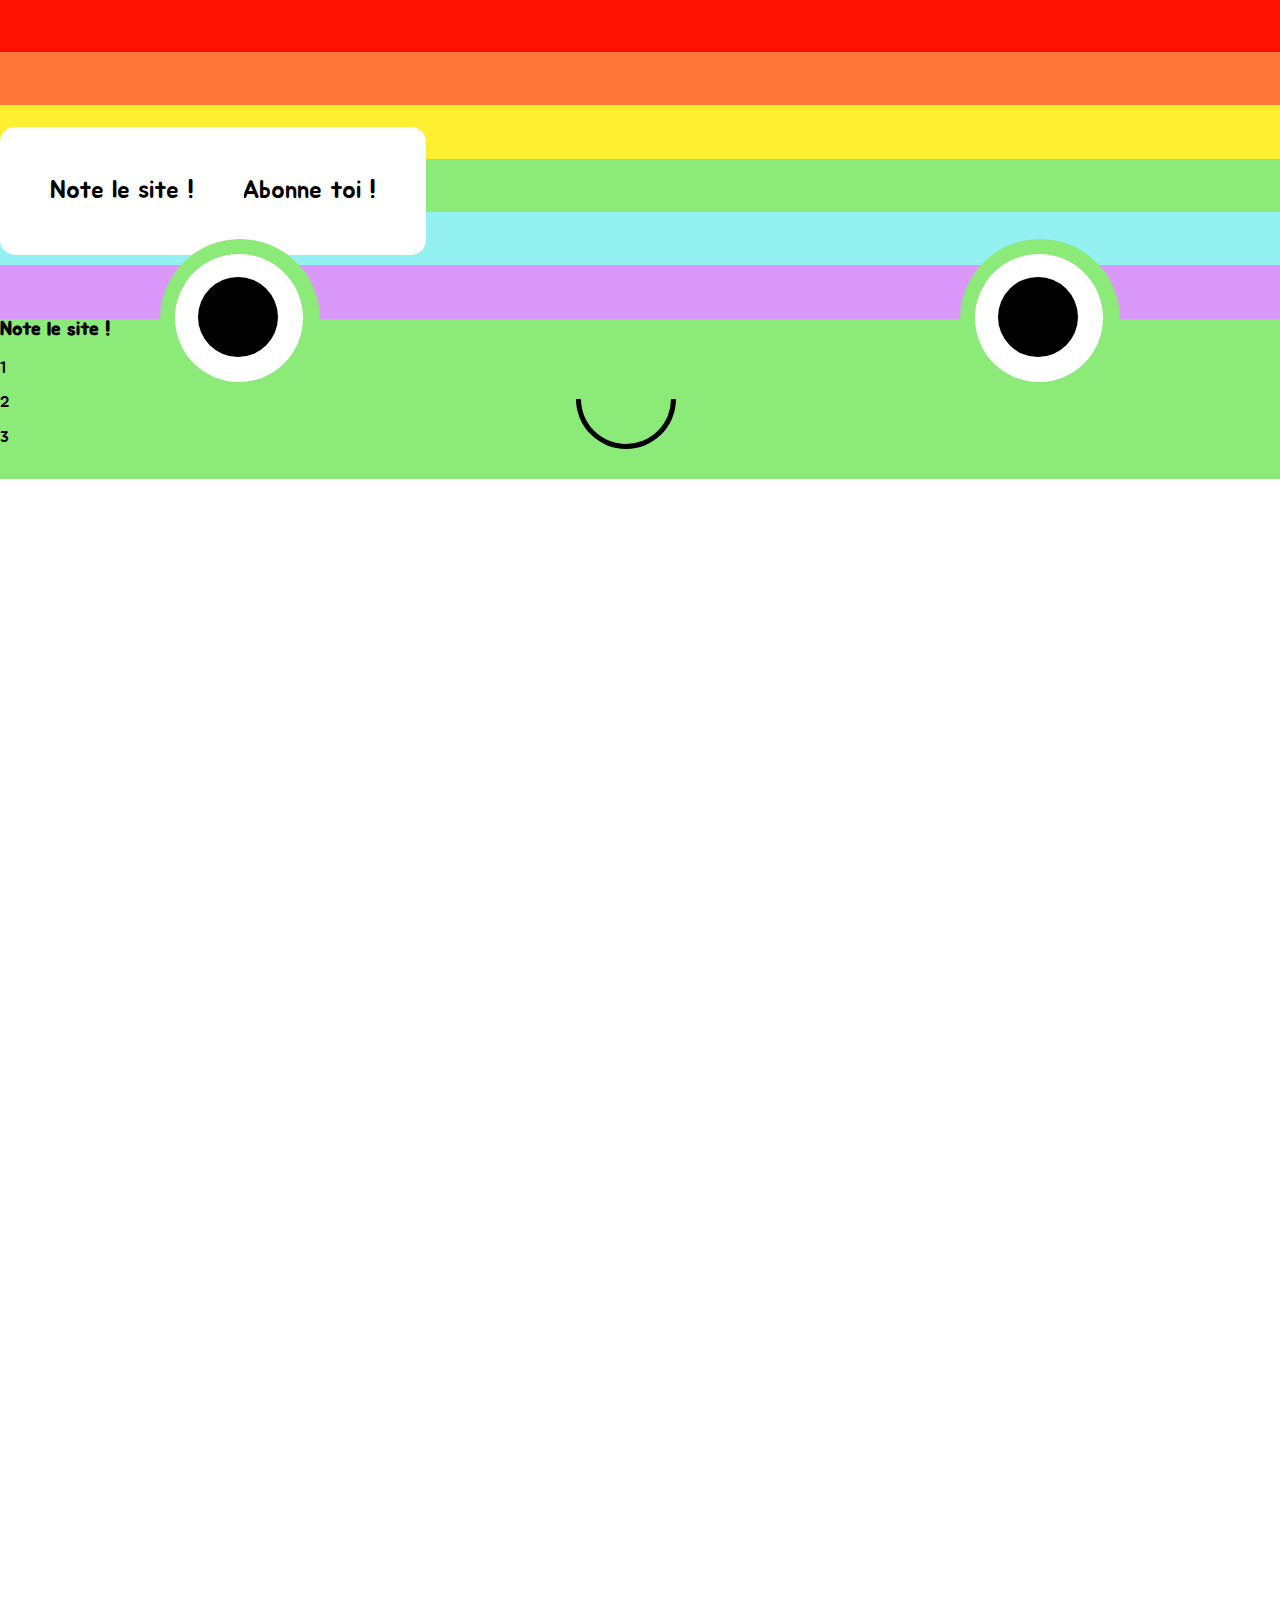
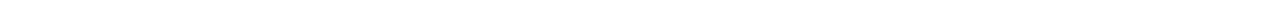
<file: Ben/index.html>
<!doctype html>
<html lang="fr">

<head>
    <meta charset="UTF-8">
    <meta name="description" content="Site de jeux pour enfants" />
    <meta name="viewport" content="width=device-width, initial-scale=1.0">
    <link rel="stylesheet" href="./css/style.css" type="text/css" />
    <link rel="stylesheet" href="./css/normalize.css" type="text/css" />
    <link rel="preconnect" href="https://fonts.googleapis.com">
    <link rel="preconnect" href="https://fonts.gstatic.com" crossorigin>
    <link href="https://fonts.googleapis.com/css2?family=Jua&display=swap" rel="stylesheet">
    <title>Apprendre avec Miaou</title>
</head>

<body>


    <footer class="frog">
        <div class="note opacity">
                <div class="box-note">
                    <h3 class="note-title">Note le site !</h3>
                    <div class="rainbow-note">
                        <div class="grille-note">
                            <div class="box-rainbow"><p>1</p></div>
                            <div class="box-rainbow"><P>2</P></div>
                            <div class="box-rainbow"><p>3</p></div>
            
            
                        </div>
                        <div></div>
                        <div></div>
            
            
                    </div>
            
                </div>
                <div class="container-bulle">
                    <div class="bulle"></div>
                    <div class="bulle"></div>
                    <div class="bulle"></div>
            
            
                </div>
            
            
            
            </div>
        <div class="rainbow-menu">

            <button class="footer-button news"><p>Abonne toi !</p></button>
            <button class="footer-button note-button"><p>Note le site !</p>
                
            </button>
            <div class="color">
                <div class="bande"></div>
                <div class="bande"></div>
                <div class="bande"></div>
                <div class="bande"></div>
                <div class="bande"></div>
                <div class="bande"></div>
            </div>

        </div>
        <div class="mouth"></div>
        <div class="paupiere gauche">
            <div class="yeux">
                <div class="pupille"></div>
            </div>
        </div>
        <div class="paupiere droite">
            <div class="yeux">
                <div class="pupille"></div>
            </div>
        </div>



    </footer>
    <script src="./js/index.js"></script>
</body>

</html>
</file>
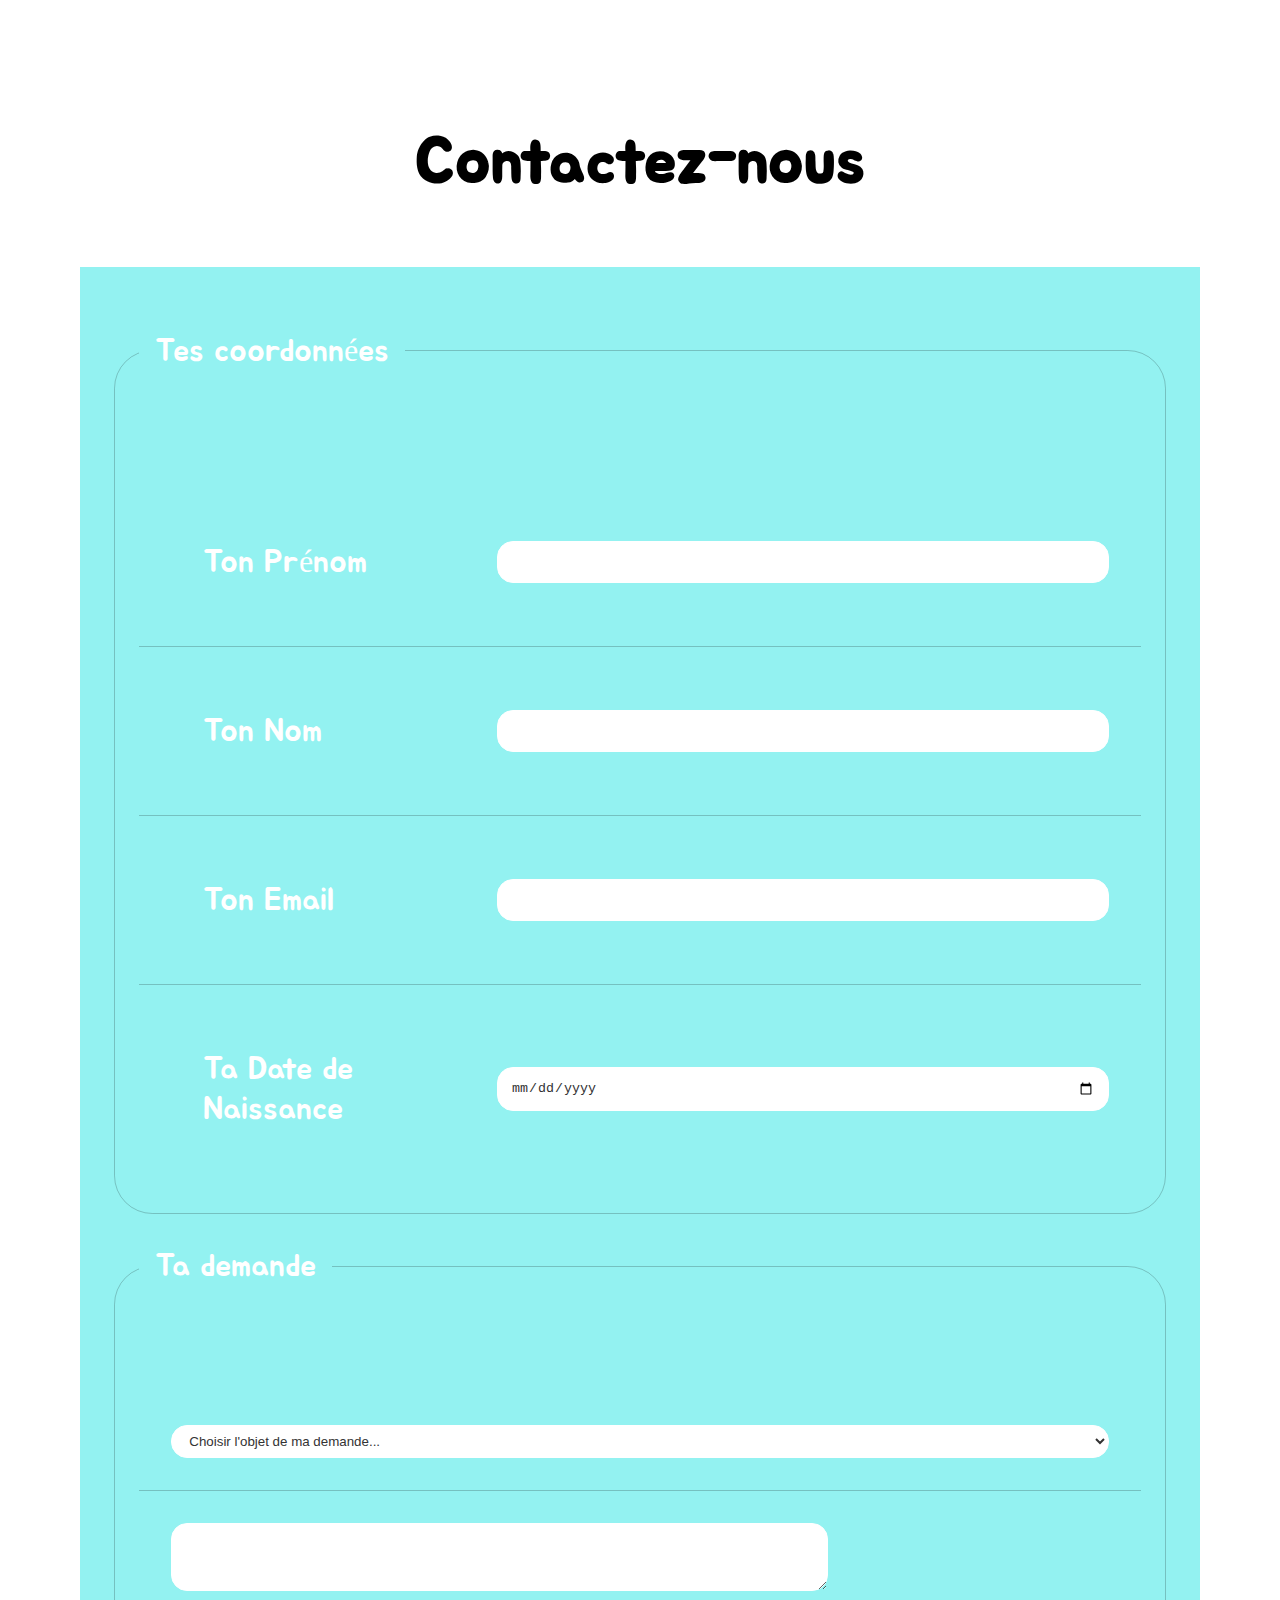
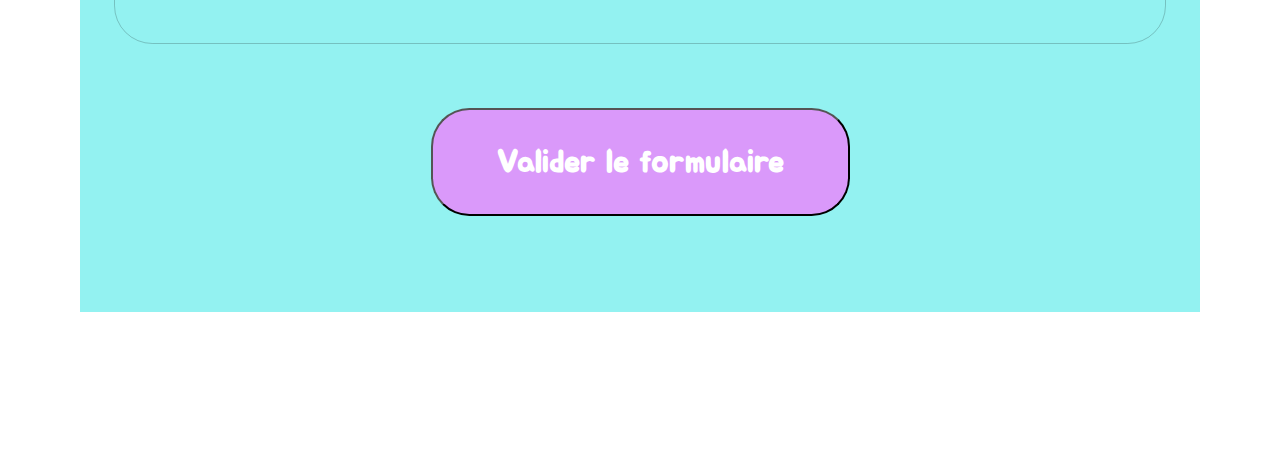
<file: Laure/index.html>
<!doctype html>
<html lang="fr">
<head>
    <meta charset="UTF-8">
     <meta name="viewport" content="width=device-width, initial-scale=1.0">
    <meta description="Formulaire de Contact Apprendre avec Miaou" />
    <title>Formulaire de contact</title>
    <link rel="stylesheet" href="formulaire.css" type="text/css" />
    <link rel="preconnect" href="https://fonts.googleapis.com">
    <link rel="preconnect" href="https://fonts.gstatic.com" crossorigin>
    <link href="https://fonts.googleapis.com/css2?family=Jua&display=swap" rel="stylesheet">
</head>
<body class="body-form">
    <header class="header-form">
        <h1>Contactez-nous</h1>
        
    </header>
    <main class="container-form">
        <form method="post">
            <fieldset>
                <legend>Tes coordonnées</legend>
                <div class="field-form">
                    <label for="firstNameFieldId">Ton Prénom</label>
                    <input type="text" name="firstName" id="firstNameFieldId" />
                </div>
                <div class="field-form">
                    <label for="lastNameFieldId">Ton Nom</label>
                    <input type="text" name="lastName" id="lastNameFieldId" />
                </div>
                <div class="field-form">
                    <label for="emailFieldId">Ton Email</label>
                    <input type="email" name="email" id="emailFieldId" />
                </div>
                <div class="field-form">
                    <label for="dateOfBirthFieldId">Ta Date de Naissance</label>
                    <input type="date" name="dateOfBirth" id="dateOfBirthFieldId" />
                </div>
               <!-- <div class="field">
                    <label for="isTallFieldId">Est grand</label>
                    <input type="checkbox" name="isTall" id="isTallFieldId" />
                </div>-->
            </fieldset>
            <fieldset>
                <legend>Ta demande</legend>
                <div class="field-form">
                    <select name="object">
                        <option value="0">Choisir l'objet de ma demande...</option>
                        <option value ="u">Question par rapport aux jeux</option>
                        <option value="f">Question par rapport au site</option>
                        <option value="q">Question générale</option>
                        <option value="g">Déclarer un bug génant</option>
                        <option value="b">Déclarer un bug bloquant</option>
                        <option value="k">Autre demande</option>
                    </select>
                </div>
                <div class="field-form">
                    <textarea></textarea>
                </div>
            </fieldset>
            <div class="toolbar-form">
                <button class="submit-button-form">Valider le formulaire</button>
            </div>
        </form>
    </main>
    <footer class="footer">
    </footer>
</body>
</html>
</file>
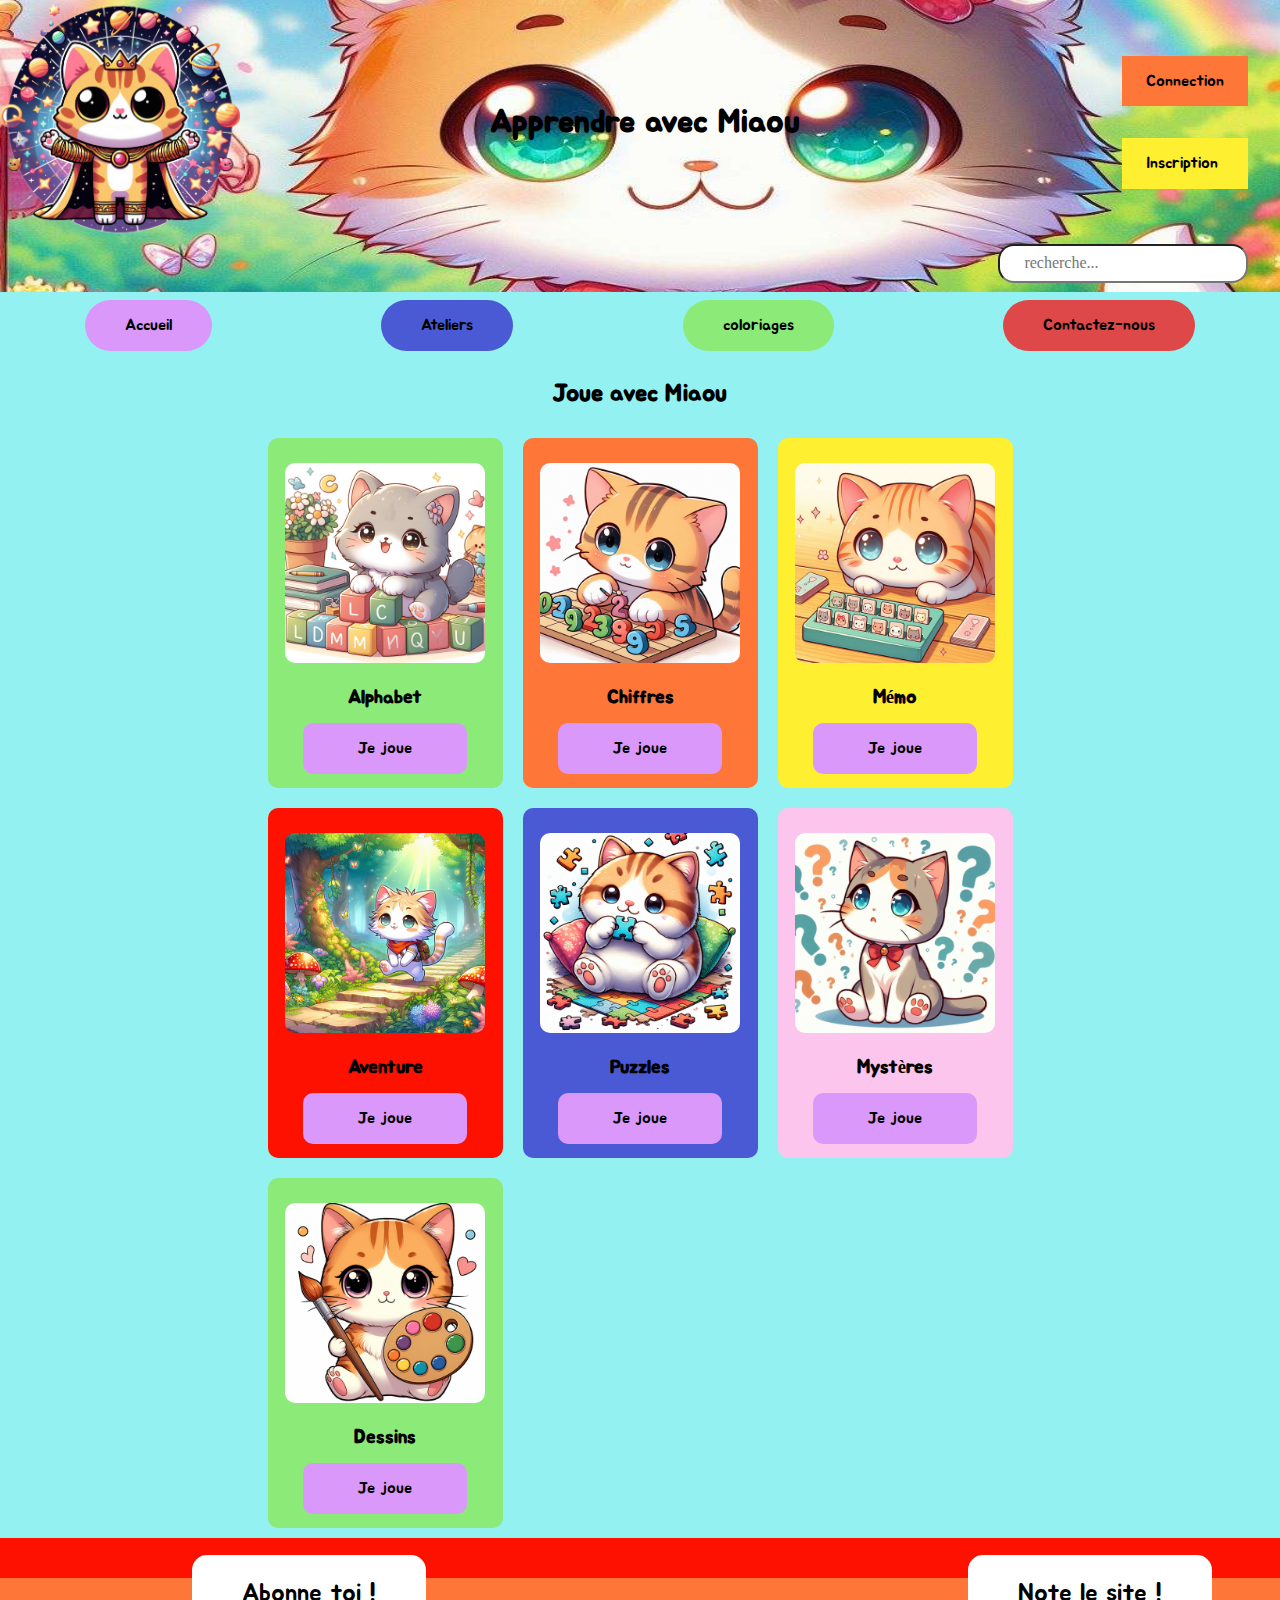
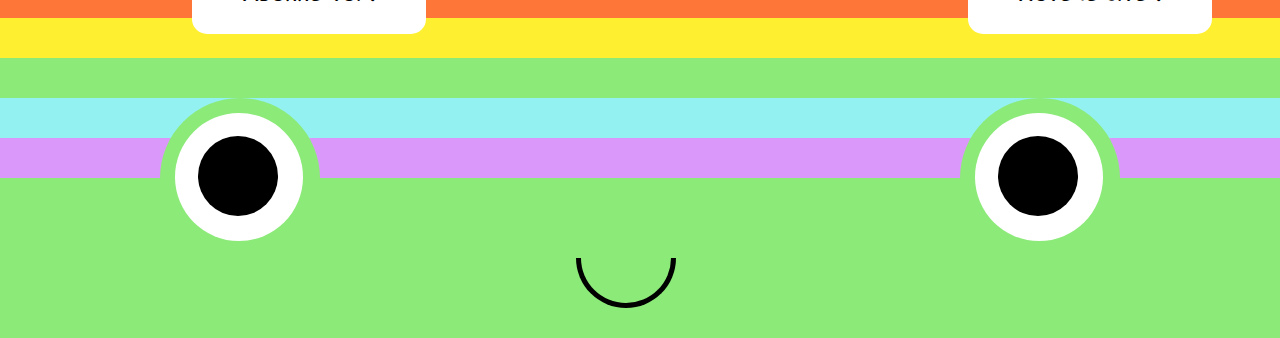
<file: Site general/index.html>
<!doctype html>
<html lang="fr">

<head>
    <meta charset="UTF-8">
    <meta name="description" content="Site de jeux pour enfants" />
    <meta name="viewport" content="width=device-width, initial-scale=1.0">
    <link rel="stylesheet" href="./css/style.css" type="text/css" />
    <link rel="stylesheet" href="./css/normalize.css" type="text/css" />
    <link rel="preconnect" href="https://fonts.googleapis.com">
    <link rel="preconnect" href="https://fonts.gstatic.com" crossorigin>
    <link href="https://fonts.googleapis.com/css2?family=Jua&display=swap" rel="stylesheet">
    <link rel="stylesheet" href="https://use.fontawesome.com/releases/v5.5.0/css/all.css" integrity="sha384-B4dIYHKNBt8Bc12p+WXckhzcICo0wtJAoU8YZTY5qE0Id1GSseTk6S+L3BlXeVIU" crossorigin="anonymous">
    <title>Apprendre avec Miaou</title>
</head>

<body>
    <header class="header">
        <div class="div-header">

            <div class="chat">
                <img src="./img/logo-modifier.png" alt="logo chat">
            </div>

            <div>
                <h1>Apprendre avec Miaou</h1>
            </div>

            <div>
                <ul>
                    <li class="connection"><a href="#">Connection</a></li>
                    <li class="inscription"><a href="#">Inscription</a></li>
                </ul>
            </div>
        </div>
        <div class="search">
            <form>
                <input type="search" placeholder="recherche...">
            </form>
        </div>
    </header>
    <main class="container">
        <div class="navbar">
            <a href="#" class="button-nav accueil">Accueil</a>
            <a href="#" class="button-nav atelier">Ateliers</a>
            <a href="#" class="button-nav coloriages">coloriages</a>
            <a href="formulaire.html" class="button-nav contact">Contactez-nous</a>
        </div>
        <section class="jeu">
            <h2>Joue avec Miaou</h2>
            
             <div id="contentCloud">
                <i id="cloud1" class="fa fa-cloud" aria-hidden="true"></i>
                <i id="cloud2" class="fa fa-cloud" aria-hidden="true"></i>
                <i id="cloud3" class="fa fa-cloud" aria-hidden="true"></i>
                <i id="cloud4" class="fa fa-cloud" aria-hidden="true"></i>
                <i id="cloud5" class="fa fa-cloud" aria-hidden="true"></i>
                <i id="cloud6" class="fa fa-cloud" aria-hidden="true"></i>
              </div>
        
            <div class="cards">
                <div class="card alphabet">
                    <p class="bloc-img"><img class="img-alpha" src="img/alphabet-chaton.jpg" alt="chaton avec des cubes alphabet"></p>
                    <h3>Alphabet</h3>
                    <a class="button-jeu" href="#">Je joue</a>
                </div>
                <div class="card chiffre">
                    <p class="bloc-img"><img class="img-alpha" src="img/chiffre-chaton.jpg" alt=" chaton avec des chiffres">
                    <h3>Chiffres</h3>
                    <a class="button-jeu" href="#">Je joue</a>
                </div>
                <div class="card memo">
                    <p class="bloc-img"><img class="img-alpha" src="img/memo-chaton.jpg" alt="chaton qui joue à un jeu de mémoire"></p>
                    <h3>Mémo</h3>
                    <a class="button-jeu" href="memory.html">Je joue</a>
                </div>
                <div class="card aventure">
                    <p class="bloc-img"><img class="img-alpha" src="img/aventure-chaton.jpeg" alt="chaton aventurier se promenant dans une fôret"></p>
                    <h3>Aventure</h3>
                    <a class="button-jeu" href="#">Je joue</a>
                </div>
                <div class="card puzzle">
                    <p class="bloc-img"><img class="img-alpha" src="img/puzzle-chaton.jpeg" alt="chaton avec une pièce de puzzle dans les pattes"></p>
                    <h3>Puzzles</h3>
                    <a class="button-jeu" href="#">Je joue</a>
                </div>
                <div class="card mystere">
                    <p class="bloc-img"><img class="img-alpha" src="img/mystere-chaton.jpeg" alt="chaton avec pleins de point d'interrogation autour de lui"></p>
                    <h3>Mystères</h3>
                    <a class="button-jeu" href="#">Je joue</a>
                </div>
                 <div class="card pixelart">
                    <p class="bloc-img"><img class="img-alpha" src="img/chat-pixelart.jpeg" alt="chaton avec de la peinture et un pinceau dans les pattes"></p>
                    <h3>Dessins</h3>
                    <a class="button-jeu" href="pixelart.html">Je joue</a>
                </div>
            </div>
        </section>
    </main>
<div class="rainbow-menu">
            <button class="footer-button news">Abonne toi !</button>
            <button class="footer-button note-button">Note le site !</button>
            <div class="color">
                <div class="bande"></div>
                <div class="bande"></div>
                <div class="bande"></div>
                <div class="bande"></div>
                <div class="bande"></div>
                <div class="bande"></div>
            </div>

        </div>
    <footer class="frog">
        <div class="note opacity">
                <div class="box-note">
                    <h3 class="note-title">Note le site !</h3>
                    <div class="rainbow-note">
                        <div class="grille-note">
                            <div class="box-rainbow"><p>1</p></div>
                            <div class="box-rainbow"><P>2</P></div>
                            <div class="box-rainbow"><p>3</p></div>
            
            
                        </div>
                        <div></div>
                        <div></div>
            
            
                    </div>
            
                </div>
                <div class="container-bulle">
                    <div class="bulle"></div>
                    <div class="bulle"></div>
                    <div class="bulle"></div>
            
            
                </div>
            
            
            
            </div>
        
        <div class="mouth"></div>
        <div class="paupiere gauche">
            <div class="yeux">
                <div class="pupille"></div>
            </div>
        </div>
        <div class="paupiere droite">
            <div class="yeux">
                <div class="pupille"></div>
            </div>
        </div>



    </footer>
    <script src="./js/index.js"></script>
</body>

</html>
</file>
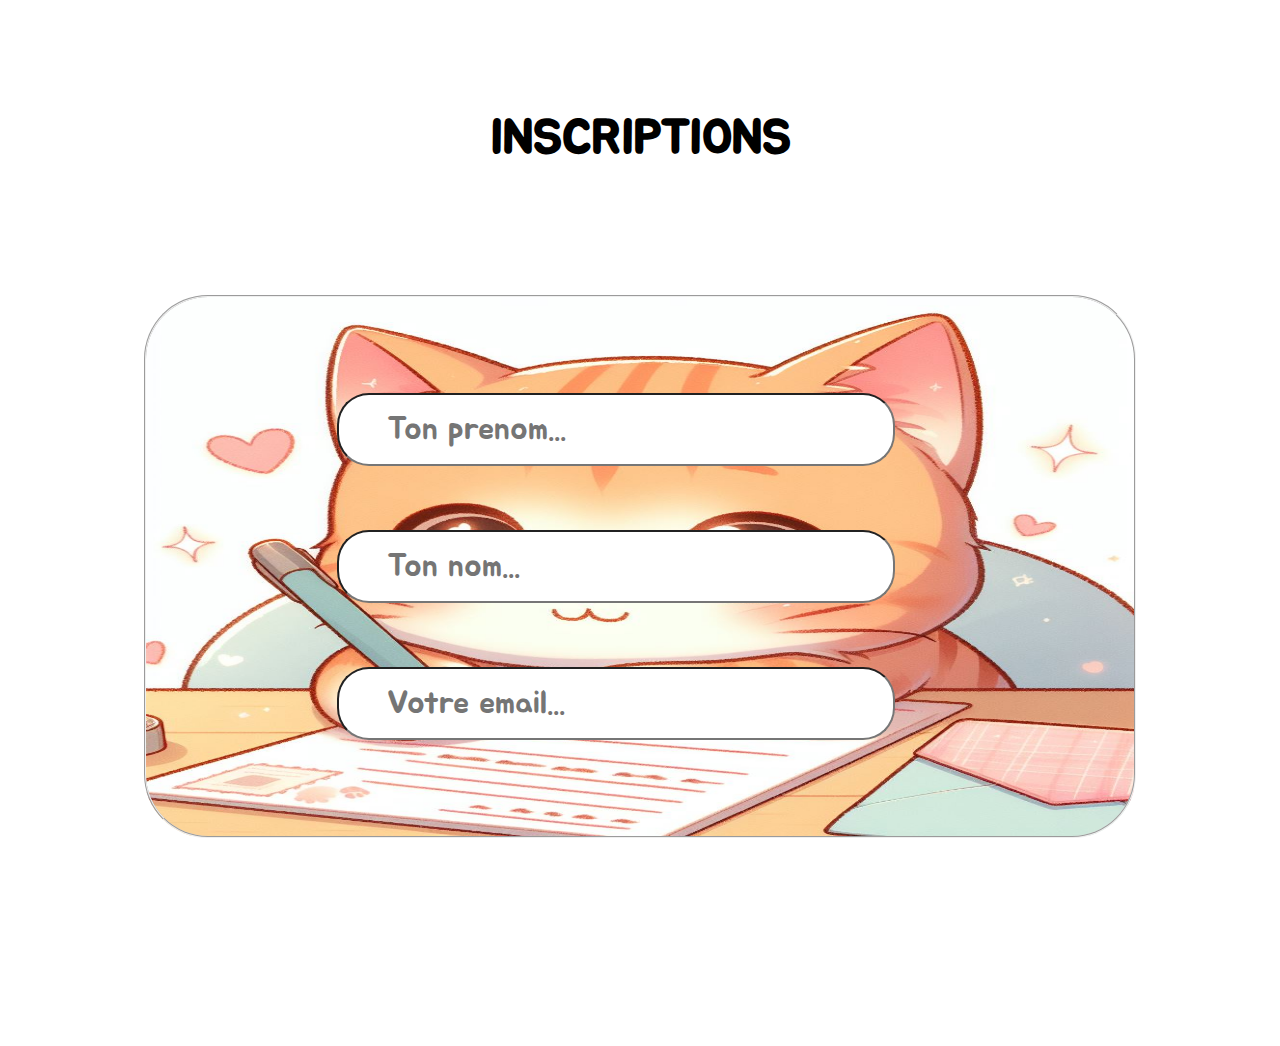
<file: Daniel/form-inscription.html>
<!DOCTYPE html>
<html lang="fr">
    <head>
        <meta charset="UTF-8">
        <meta name="description" content="Site de jeux pour enfants" />
        <meta name="viewport" content="width=device-width, initial-scale=1.0">
        <link rel="stylesheet" href="./css/normalize.css" type="text/css" />
        <link rel="stylesheet" href="./css/form-inscription.css" type="text/css" />
        <link rel="preconnect" href="https://fonts.googleapis.com">
        <link rel="preconnect" href="https://fonts.gstatic.com" crossorigin>
        <link href="https://fonts.googleapis.com/css2?family=Jua&display=swap" rel="stylesheet">
        <link rel="stylesheet" href="https://cdnjs.cloudflare.com/ajax/libs/font-awesome/6.5.1/css/all.min.css"
            integrity="sha512-DTOQO9RWCH3ppGqcWaEA1BIZOC6xxalwEsw9c2QQeAIftl+Vegovlnee1c9QX4TctnWMn13TZye+giMm8e2LwA=="
            crossorigin="anonymous" referrerpolicy="no-referrer" />
        <title>Apprendre avec Miaou</title>
    </head>
<body>
    <header class="header">
        <h1>Inscriptions</h1>

    </header>
    <main class="container">
        <form action="post" class="formulaire">
            <fieldset>

                <div class="field">
                    <input type="text" placeholder="Ton prenom..." name="first-name" id="firstNameId">
                </div>
                <div class="field">
                    <input type="text" placeholder="Ton nom..." name="last-name" id="lastNameId">
                </div>
                <div class="field">
                    <input type="text" placeholder="Votre email..." name="email" id="emailId">
                </div>
            </fieldset>
        </form>
    </main>
    <footer class="footer">

    </footer>
</body>
</html>
</file>
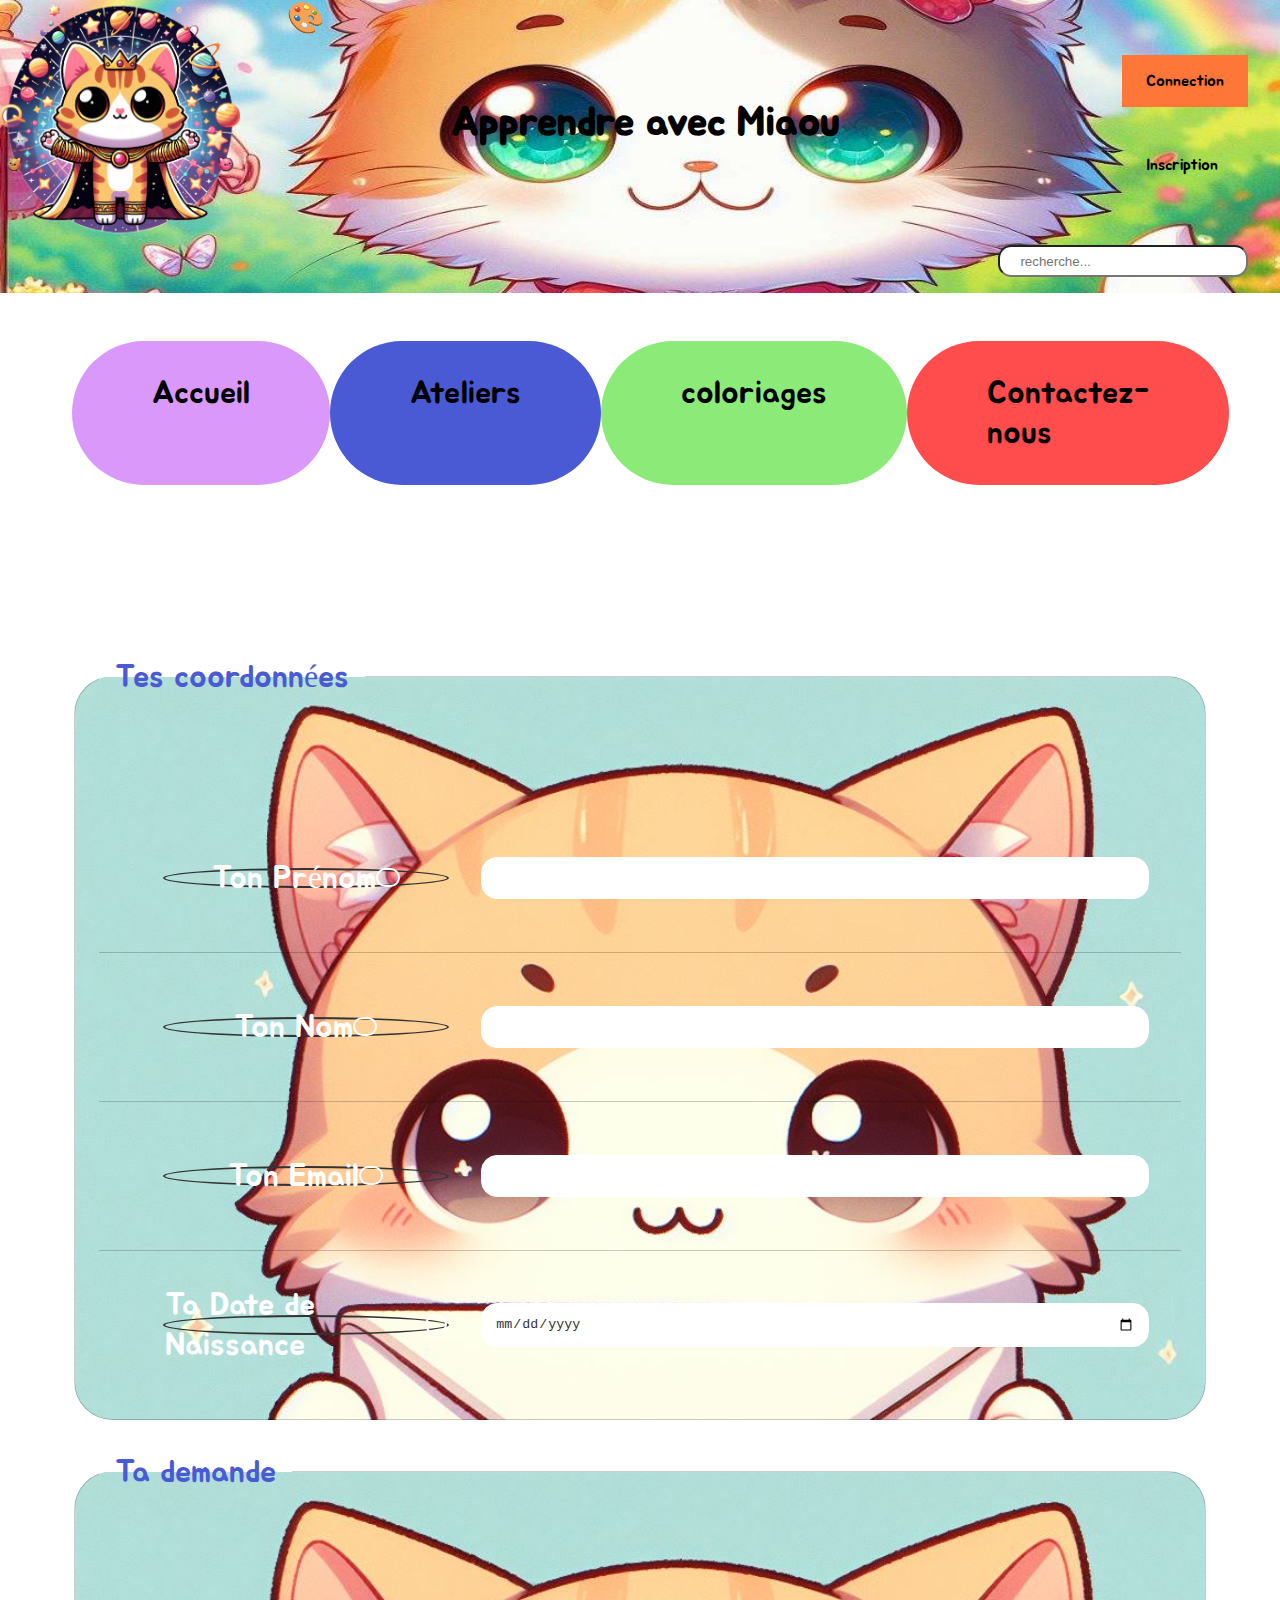
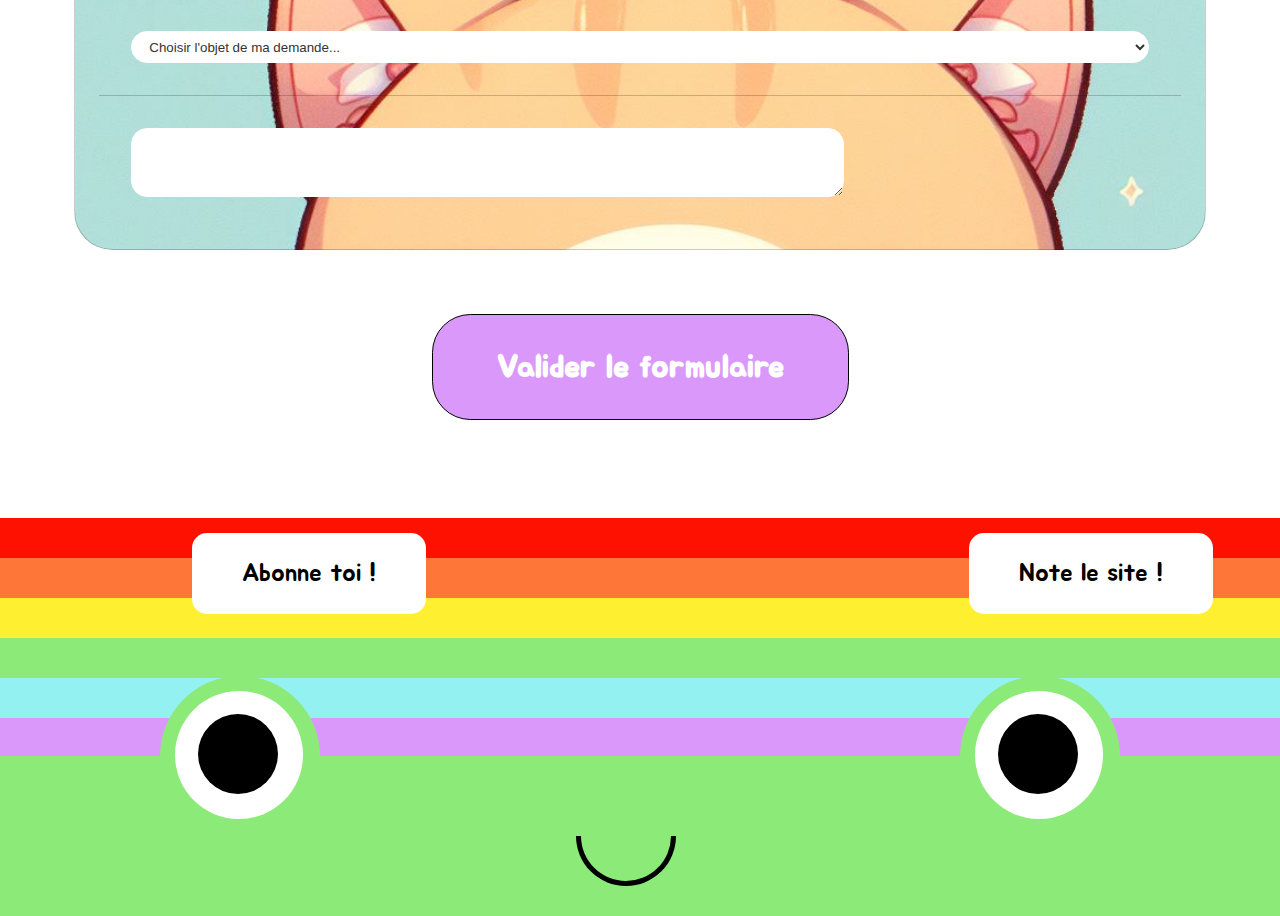
<file: Site general/formulaire.html>
<!doctype html>
<html lang="fr">

<head>
    <meta charset="UTF-8">
    <meta name="viewport" content="width=device-width, initial-scale=1.0">
    <meta description="Formulaire de Contact Apprendre avec Miaou" />
    <title>Formulaire de contact</title>
    <link rel="stylesheet" href="./css/style.css" type="text/css" />
    <link rel="preconnect" href="https://fonts.googleapis.com">
    <link rel="preconnect" href="https://fonts.gstatic.com" crossorigin>
    <link href="https://fonts.googleapis.com/css2?family=Jua&display=swap" rel="stylesheet">
</head>

<body class="body-form">
    <header class="header-form">
        <header class="header">
            <div class="div-header">

                <div class="chat">
                    <img src="./img/logo-modifier.png" alt="logo chat">
                </div>

                <div>
                    <h1>Apprendre avec Miaou</h1>
                </div>

                <div>
                    <ul>
                        <li class="connection"><a href="#">Connection</a></li>
                        <li class="Inscription"><a href="form-inscription.html">Inscription</a></li>
                    </ul>
                </div>
            </div>
            <div class="search">
                <form>
                    <input type="search" placeholder="recherche...">
                </form>
            </div>
        </header>

    </header>
    <main class="container-form">
        <div class="navbar">
            <a href="index.html" class="button-nav accueil">Accueil</a>
            <a href="#" class="button-nav atelier">Ateliers</a>
            <a href="#" class="button-nav coloriages">coloriages</a>
            <a href="formulaire.html" class="button-nav contact">Contactez-nous</a>
        </div>
        <h2>Contactez-nous</h2>
        <form method="post">
            <fieldset>
                <legend>Tes coordonnées</legend>
                <div class="field-form">
                    <label for="firstNameFieldId">Ton Prénom</label>
                    <input type="text" name="firstName" id="firstNameFieldId" />
                </div>
                <div class="field-form">
                    <label for="lastNameFieldId">Ton Nom</label>
                    <input type="text" name="lastName" id="lastNameFieldId" />
                </div>
                <div class="field-form">
                    <label for="emailFieldId">Ton Email</label>
                    <input type="email" name="email" id="emailFieldId" />
                </div>
                <div class="field-form">
                    <label for="dateOfBirthFieldId">Ta Date de Naissance</label>
                    <input type="date" name="dateOfBirth" id="dateOfBirthFieldId" />
                </div>
                <!-- <div class="field">
                    <label for="isTallFieldId">Est grand</label>
                    <input type="checkbox" name="isTall" id="isTallFieldId" />
                </div>-->
            </fieldset>
            <fieldset>
                <legend>Ta demande</legend>
                <div class="field-form">
                    <select name="object">
                        <option value="0">Choisir l'objet de ma demande...</option>
                        <option value="u">Question par rapport aux jeux</option>
                        <option value="f">Question par rapport au site</option>
                        <option value="q">Question générale</option>
                        <option value="g">Déclarer un bug génant</option>
                        <option value="b">Déclarer un bug bloquant</option>
                        <option value="k">Autre demande</option>
                    </select>
                </div>
                <div class="field-form">
                    <textarea></textarea>
                </div>
            </fieldset>
            <div class="toolbar-form">
                <button class="submit-button-form">Valider le formulaire</button>
            </div>
        </form>
    </main>
    <div class="rainbow-menu">
            <button class="footer-button news">Abonne toi !</button>
            <button class="footer-button note-button">Note le site !</button>
            <div class="color">
                <div class="bande"></div>
                <div class="bande"></div>
                <div class="bande"></div>
                <div class="bande"></div>
                <div class="bande"></div>
                <div class="bande"></div>
            </div>

        </div>
    <footer class="frog">
        
        <div class="mouth"></div>
        <div class="paupiere gauche">
            <div class="yeux">
                <div class="pupille"></div>
            </div>
        </div>
        <div class="paupiere droite">
            <div class="yeux">
                <div class="pupille"></div>
            </div>
        </div>



    </footer>
</body>

</html>
</file>
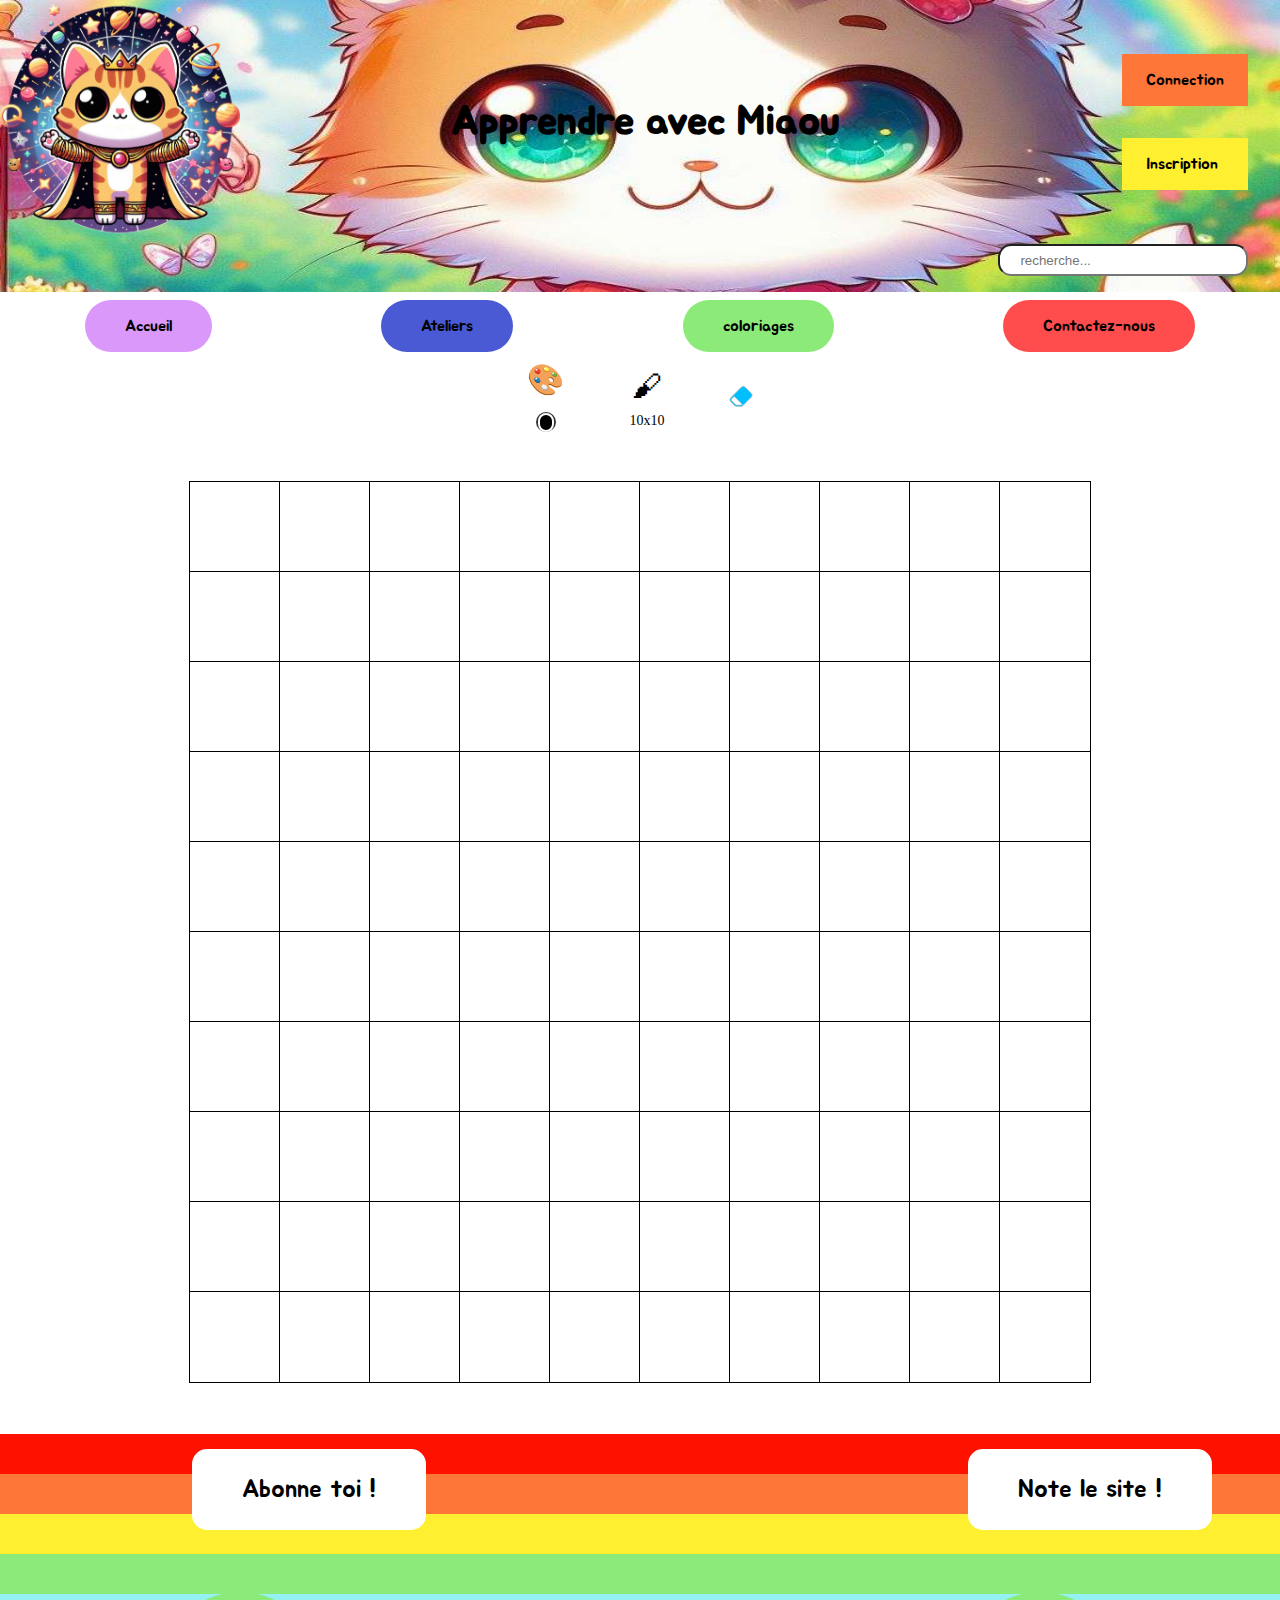
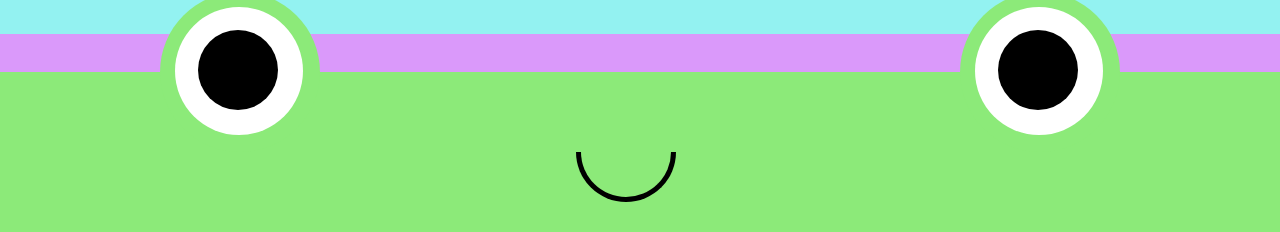
<file: Site general/pixelart.html>
<!DOCTYPE html>
<html>
    <head>
        <meta charset="UTF-8">
    	<meta name="description" content="Jeu pixel art enfant niveau préscolaire">
    	<meta name="viewport" content="width=device-width, initial-scale=1.0" >
    	<link rel="preconnect" href="https://fonts.googleapis.com">
    <link rel="preconnect" href="https://fonts.gstatic.com" crossorigin>
    <link href="https://fonts.googleapis.com/css2?family=Jua&display=swap" rel="stylesheet">
        <title>Jeu Pixel Art</title>
        <link rel="stylesheet" href="./css/style.css" type="text/css" />
    </head>
    <body>
 <header class="header">
        <div class="div-header">

            <div class="chat">
                <img src="./img/logo-modifier.png" alt="logo chat">
            </div>

            <div>
                <h1>Apprendre avec Miaou</h1>
            </div>

            <div>
                <ul>
                    <li class="connection"><a href="#">Connection</a></li>
                    <li class="inscription"><a href="#">Inscription</a></li>
                </ul>
            </div>
        </div>
        <div class="search">
            <form>
                <input type="search" placeholder="recherche...">
            </form>
        </div>
    </header>
    <div class="navbar">
            <a href="index.html" class="button-nav accueil">Accueil</a>
            <a href="#" class="button-nav atelier">Ateliers</a>
            <a href="#" class="button-nav coloriages">coloriages</a>
            <a href="#" class="button-nav contact">Contactez-nous</a>
        </div>
    <div class="rull-block">
  <div class="container-pixel container-color">

      <label for="clr"></label>
       <input id="clr" type="color" value="black">
      
       </div> 
       <div class="container-pixel container-size">
           <button id="size">&#128396;</button>
    <!-----select------->    
    <div class="select">
            <div class="select__header">
                <span class="select__current">10x10</span>
              
            </div>
            <div class="select__body">
            <div class="select__item" data-size="10">10x10</div>
        <div class="select__item" data-size="15">15x15</div>
                <div class="select__item" data-size="25">22x22</div>
               
               
            </div>
        </div>
    <!------------> 
        
          
       </div>
    <button id="clear">
    <svg xmlns="http://www.w3.org/2000/svg" width="24" height="24" fill="deepskyblue" stroke="silver" stroke-width="0.5" class="bi bi-eraser-fill" viewBox="0 0 16 16"> <path d="M8.086 2.207a2 2 0 0 1 2.828 0l3.879 3.879a2 2 0 0 1 0 2.828l-5.5 5.5A2 2 0 0 1 7.879 15H5.12a2 2 0 0 1-1.414-.586l-2.5-2.5a2 2 0 0 1 0-2.828l6.879-6.879zm.66 11.34L3.453 8.254 1.914 9.793a1 1 0 0 0 0 1.414l2.5 2.5a1 1 0 0 0 .707.293H7.88a1 1 0 0 0 .707-.293l.16-.16z"/> </svg>  
       
    </button>
    </div>
   
        <div class="wrap" id="wrap">
            <div class="cell" data-num="0"></div>
            <div class="cell" data-num="1"></div>
            <div class="cell" data-num="2"></div>
           
            <div class="cell" data-num="3"></div>
            <div class="cell" data-num="4"></div>
            <div class="cell" data-num="5"></div>
           
            <div class="cell" data-num="6"></div>
            <div class="cell" data-num="7"></div>
            <div class="cell" data-num="8"></div>
            
            <br>
            <div class="cell" data-num="0"></div>
            <div class="cell" data-num="1"></div>
            <div class="cell" data-num="2"></div>
           
            <div class="cell" data-num="3"></div>
            <div class="cell" data-num="4"></div>
            <div class="cell" data-num="5"></div>
           
            <div class="cell" data-num="6"></div>
            <div class="cell" data-num="7"></div>
            <div class="cell" data-num="8"></div>
            <br>
            <div class="cell" data-num="0"></div>
            <div class="cell" data-num="1"></div>
            <div class="cell" data-num="2"></div>
           
            <div class="cell" data-num="3"></div>
            <div class="cell" data-num="4"></div>
            <div class="cell" data-num="5"></div>
           
            <div class="cell" data-num="6"></div>
            <div class="cell" data-num="7"></div>
            <div class="cell" data-num="8"></div>
         <br>
            <div class="cell" data-num="0"></div>
            <div class="cell" data-num="1"></div>
            <div class="cell" data-num="2"></div>
           
            <div class="cell" data-num="3"></div>
            <div class="cell" data-num="4"></div>
            <div class="cell" data-num="5"></div>
           
            <div class="cell" data-num="6"></div>
            <div class="cell" data-num="7"></div>
            <div class="cell" data-num="8"></div>
         <br>
            <div class="cell" data-num="0"></div>
            <div class="cell" data-num="1"></div>
            <div class="cell" data-num="2"></div>
           
            <div class="cell" data-num="3"></div>
            <div class="cell" data-num="4"></div>
            <div class="cell" data-num="5"></div>
           
            <div class="cell" data-num="6"></div>
            <div class="cell" data-num="7"></div>
            <div class="cell" data-num="8"></div>
        
            <div class="cell" data-num="0"></div>
            <div class="cell" data-num="1"></div>
            <div class="cell" data-num="2"></div>
           
            <div class="cell" data-num="3"></div>
            <div class="cell" data-num="4"></div>
            <div class="cell" data-num="5"></div>
           
            <div class="cell" data-num="6"></div>
            <div class="cell" data-num="7"></div>
            <div class="cell" data-num="8"></div>
        
            <div class="cell" data-num="0"></div>
            <div class="cell" data-num="1"></div>
            <div class="cell" data-num="2"></div>
           
            <div class="cell" data-num="3"></div>
            <div class="cell" data-num="4"></div>
            <div class="cell" data-num="5"></div>
           
            <div class="cell" data-num="6"></div>
            <div class="cell" data-num="7"></div>
            <div class="cell" data-num="8"></div>
        
            <div class="cell" data-num="0"></div>
            <div class="cell" data-num="1"></div>
            <div class="cell" data-num="2"></div>
           
            <div class="cell" data-num="3"></div>
            <div class="cell" data-num="4"></div>
            <div class="cell" data-num="5"></div>
           
            <div class="cell" data-num="6"></div>
            <div class="cell" data-num="7"></div>
            <div class="cell" data-num="8"></div>
        
            <div class="cell" data-num="0"></div>
            <div class="cell" data-num="1"></div>
            <div class="cell" data-num="2"></div>
           
            <div class="cell" data-num="3"></div>
            <div class="cell" data-num="4"></div>
            <div class="cell" data-num="5"></div>
           
            <div class="cell" data-num="6"></div>
            <div class="cell" data-num="7"></div>
            <div class="cell" data-num="8"></div>
            <div class="cell" data-num="6"></div>
            <div class="cell" data-num="7"></div>
            <div class="cell" data-num="8"></div>
           
            <div class="cell" data-num="6"></div>
            <div class="cell" data-num="7"></div>
            <div class="cell" data-num="8"></div>
            <div class="cell" data-num="6"></div>
            <div class="cell" data-num="7"></div>
            <div class="cell" data-num="8"></div>
            <div class="cell" data-num="6"></div>
            <div class="cell" data-num="7"></div>
            <div class="cell" data-num="8"></div>
            <div class="cell" data-num="6"></div>
            <div class="cell" data-num="7"></div>
            <div class="cell" data-num="8"></div>
            <div class="cell" data-num="6"></div>
            <div class="cell" data-num="7"></div>
            <div class="cell" data-num="8"></div>
            <div class="cell" data-num="6"></div>
           
        
        </div>
        
        <div class="rainbow-menu">
            <button class="footer-button news">Abonne toi !</button>
            <button class="footer-button note-button">Note le site !</button>
            <div class="color">
                <div class="bande"></div>
                <div class="bande"></div>
                <div class="bande"></div>
                <div class="bande"></div>
                <div class="bande"></div>
                <div class="bande"></div>
            </div>

        </div>
    <footer class="frog">
        <div class="note opacity">
                <div class="box-note">
                    <h3 class="note-title">Note le site !</h3>
                    <div class="rainbow-note">
                        <div class="grille-note">
                            <div class="box-rainbow"><p>1</p></div>
                            <div class="box-rainbow"><P>2</P></div>
                            <div class="box-rainbow"><p>3</p></div>
            
            
                        </div>
                        <div></div>
                        <div></div>
            
            
                    </div>
            
                </div>
                <div class="container-bulle">
                    <div class="bulle"></div>
                    <div class="bulle"></div>
                    <div class="bulle"></div>
            
            
                </div>
            
            
            
            </div>
        
        <div class="mouth"></div>
        <div class="paupiere gauche">
            <div class="yeux">
                <div class="pupille"></div>
            </div>
        </div>
        <div class="paupiere droite">
            <div class="yeux">
                <div class="pupille"></div>
            </div>
        </div>



    </footer>
        
        <script type="text/javascript" src="./js/pixelart.js"></script>
        <script type="text/javascript" src="./js/index.js"></script>
    </body>
</html>
</file>
<file: Ben/css/style.css>
/****************Variables***********************************/


:root {
    --bleu:RGB(147, 242, 241);
    --rouge:RGB(255, 17, 0);
    --vert: RGB(140, 234, 121);
    --jaune: RGB(255, 239, 49);
    --violet:RGB(218, 153, 250);
    --orange:RGB(255, 118, 57);
    

    
    
    
}








/****************Général******************************************/

* {
    box-sizing: border-box;
}

html {
    font-size: 62.5%;
}

body {
    font-size: 1.6rem;
    margin: 0;
    
    font-family: "jua";
}
/****************Header************************/









/****************Main*************************/









/***************Footer***********************/


/***********footer***************/

body {
  min-height: 100em;
}

.frog {
  width: 100%;
  position: relative;
  bottom: -300px;
  min-height: 10em;
  background-color: var(--vert);
  

  
}

.paupiere {
  width: 10em;
  height: 10em;
  border-radius: 50%;
  position: absolute;
  background-color: var(--vert);
}
.droite {
  top: -5em;
  right: 10em;
}

.gauche {
  top: -5em;
  left: 10em;
}

.yeux {
  background-color: white;
  width: 8em;
  height: 8em;
  position:absolute;
  border-radius: 50%;
  top: 15px;
  left: 15px;
}

.pupille {
  width: 5em;
  height: 5em;
  border-radius: 50%;
  position: absolute;
  top: 23px;
  left: 23px;
  background-color: black;
}

.mouth {
  position: absolute;
  top: 50%;
  left: 45%;
  width: 100px;
    height: 50px; /* as the half of the width */
    
    border-bottom-left-radius: 110px;  /* 100px of height + 10px of border */
    border-bottom-right-radius: 110px; /* 100px of height + 10px of border */
    border: 5px solid black;
    border-top: 0;
  
}
.rainbow-menu {
  position: absolute;
  top: -200%;
  left: 0;
  width: 100%;
  height: 20em;
  z-index: -1;
  list-style: none;
  
}
.bande {
  
}
.color {
  height: 100%;
  display: flex;
  flex-direction: column;
}

.bande {
  flex-basis: 1em;
  flex-grow: 1;
}

.bande:nth-child(1){
  background-color: var(--rouge);
}
.bande:nth-child(2){
  background-color: var(--orange);
}
.bande:nth-child(3){
  background-color: var(--jaune);
}
.bande:nth-child(4){
  background-color: var(--vert);
}
.bande:nth-child(5){
  background-color: var(--bleu);
}
.bande:nth-child(6){
  background-color: var(--violet);
}


.footer-button {
  background-color: white;
  position: absolute;
  top: 40%;
  padding: 1em 2em 1em 2em;
  font-size: 25px;
  border-radius: 15px;
  border: none;
}

.news {
  left: 15%;
}

.note {
  right: 15%;
}


@keyframes rainbow-translate{
    0% {
        transform: translateY(0%);
    }
    100% {
        transform: translateY(-100%);
        
        
    }
    
}



/*
.rainbow-menu:hover {
  animation-play-state: paused;
}
*/
</file>
<file: Laure/formulaire.css>
/****************Variables***********************************/


:root {
    --bleu:RGB(147, 242, 241);
    --rouge:RGB(255, 17, 0);
    --vert: RGB(140, 234, 121);
    --jaune: RGB(255, 239, 49);
    --violet:RGB(218, 153, 250);
    --orange:RGB(255, 118, 57);
}








/****************Général******************************************/

* {
    box-sizing: border-box;
}

html {
    font-size: 62.5%;
}

body {
    font-size: 1.6rem;
   

}



/************Formulaire de contact**********************************/
.header-form {
    font-family: 'Jua';
    font-size: 2em;
    text-align: center;
   
}

.body-form {
    background-color: #FFF;
    margin: 4em;
    padding:1em;
    font-family: Jua;
    
}


.container-form {
    background-color: var(--bleu);/*linear-gradient(45deg, var(--violet), var(--bleu), var(--vert), var(--jaune), var(--orange), var(--rouge);*/
    margin-top: 2em;
    margin-bottom: 2em;
    padding: 1em;
    color: white;
    font-size: 2em;
}

fieldset {
    border:1px solid rgba(0, 0, 0, 0.2);
    border-radius: 1.2em; ;
}

.fieldset-form,
.toolbar-form {
    padding: 1em;
    border-radius: 1.2em;
    margin: 1em 0;
}
.toolbar-form {
	text-align: center;
}

.field-form {
    display: flex;
    flex-wrap: no-wrap;
    justify-content: space-between;
    align-items: center;
    padding: 1em;
    line-height: black 1em;
}
legend {
    border-color: black;
    border-radius: 19px;
    padding-top: 1em;
    padding-bottom: 1em;
    padding-right: 0.5em;
    padding-left: 0.5em;
     margin: 2em 0;
}

.field-form input,
.field-form select, .field-form textarea {
    width: 70%;
    line-height: 2em;
    border: 1px solid white;
    border-radius: 1.2em;
    padding: 0.5em 1em;
    color: #333;
}
.field-form label {
    width: 30%;
    margin :1em;
}
.field-form select, .field textarea {
    width: 100%;
    background-color: white;
}

.field-form textarea {
    resize: vertical;
    
}

.field-form + .field-form {
    border-top: 1px solid rgba(0, 0, 0, 0.2);
}

.submit-button-form {
    font-family: 'Jua';
    Font-size: 1em;
    font-weight: bold;
    padding: 1em 2em;
    color: #FFF;
    background-color: var(--violet);
    border: 1px solid #black;
    border-radius: 1.2em;
    cursor: pointer;
}

.submit-button-form:hover {
    font-weight: bold;
    color: #FFF;
    background-color: darkblue;
    cursor: pointer;
}
</file>
<file: Site general/css/style.css>
/****************Variables***********************************/


:root {
    --bleu:RGB(147, 242, 241);
    --rouge:RGB(255, 17, 0);
    --vert: RGB(140, 234, 121);
    --jaune: RGB(255, 239, 49);
    --violet:RGB(218, 153, 250);
    --orange:RGB(255, 118, 57);
    --indigo: RGB(74, 90, 212);
    --rose:RGB(252, 197, 237);

}








/****************Général******************************************/

* {
    box-sizing: border-box;
}

html {
    font-size: 62.5%;
}

body {
    font-size: 1.6rem;
    margin: 0;
}
/****************Header************************/
.container{
  width: 100%;
  margin: auto;
   position: relative;
  background-color: var(--bleu);
}
.header{
    background-image: url("../img/image-chat-header.jpg");
    background-size: 100%  300%;
    /* background-repeat: no-repeat; */
    object-fit: cover;
    width: 100%;
    background-position: 20% 40%;
}
.div-header{
    display: flex;
    align-items: center;
    justify-content: space-between;
}
header li{
    list-style: none;
    padding: 1em 1.5em;
    margin-bottom: 1.5em;
    margin: 2em;
}

a{
    text-decoration: none;
    color: black;
}
.chat{
    width: 15em;
}
.search{
    text-align: end;
    margin-right: 2em;
    height: 3em;
    /* border: 5px solid red; */
}
img{
    width: 100%;
    height: auto;
    /* object-fit: cover; */
}
.connection {
    background-color: var(--orange);
    font-family: jua;
}
.inscription {
    background-color: var(--jaune);
    font-family: jua;
}


/************************nav bar**************************************/
.navbar {
    display: flex;
    justify-content: space-around;
    margin-bottom: 1rem;
}


.button-nav{
    padding: 0.5em 1.5em;
    margin-top: 0.5em;
    border-radius: 10em;
}

.accueil {
    background-color: var(--violet);
}
.atelier {
    background-color: var(--bleu);
}
.coloriages {
    background-color: var(--vert);
}
.contact {
    background-color: rgba(255,0,0,0.7);
}

input{
    max-height: 200px;
    width: 20%;
    padding: 0.5em 1.5em;
    /* border: 5px solid salmon; */
    border-radius: 1em;

}

/****************Main*************************/
h1{
    font-family: jua;
    font-size: 4rem;
}
.button-nav{
    padding: 1em 2.5em;
    margin-top: 0.5em;
    border-radius: 10em;
    font-family: "jua";
}

.accueil {
    background-color: var(--violet);
}
.atelier {
    background-color: var(--indigo);
}
.coloriages {
    background-color: var(--vert);
}
.contact {
    background-color: rgba(255,0,0,0.7);
}

/********CARDS******/

/*.container {
    background-color: var(--bleu);
}*/
.container .jeu {
    display: flex;
    flex-direction: column;
    align-items: center;
}
h2,
h3 {
    font-family: jua;
    text-align: center;
}

h3 {
    margin: 0;
}

.img-alpha {
    
    width: 200px;
    border-radius: 1rem;

}
.card {
        display:flex;
        flex-direction: column;
        justify-content: space-evenly;
        align-items: center;
        width: 235px; 
        height: 350px;
        border-radius: 1rem;
        margin: 1rem;

}
.alphabet {
    background-color: var(--vert);
}

.chiffre,
.mystere {
    background-color: var(--orange);
}

.memo {
    background-color: var(--jaune);
}

.aventure {
    background-color: var(--rouge);
}

.puzzle {
    background-color: var(--indigo);
}

.mystere {
    background-color: var(--rose);
}

.pixelart {
    background-color: var(--vert);
}

.bloc-img {
    display: flex;
    justify-content: center;
    align-items: center;
    width: 100%;
    margin: 0;
    padding: 1rem;
    /*display: inline-block;*/
}

.button-jeu {
    text-decoration: none;
    color: black;
    width: 70%;
    font-family: jua;
    background-color: var(--violet);
    padding: 1em 2em;
    text-align: center;
    border-radius: 1rem;
}

/**************NUAGE***************/
#contentCloud {
    z-index: 0;
}
.cards {
    z-index: 2;
}

#cloud1 {
    z-index: 1;
    position: absolute;
    left:0px;
    top:3em;
    font-size: 6em;
    color: #fff;
    animation: moveCloud 60s linear infinite;
    -webkit-animation: moveCloud 60s linear infinite;
    -moz-animation: moveCloud 60s linear infinite;
}
#cloud2 {
    z-index: 2;
    position: absolute;
    left:-20px;
    bottom:6em;
    font-size: 5em;
    font-weight: 900;
    color: #fff;
    animation-delay:7s;
    -webkit-animation-delay:7s;
    -moz-animation-delay: 7s;
    animation: moveCloud 50s ease-in-out infinite;
    -webkit-animation: moveCloud 50s ease-in-out infinite;
    -moz-animation: moveCloud 50s ease-in-out infinite;
}
#cloud3 {
    z-index: 1;
    position: absolute;
    left:-50px;
    bottom:2em;
    font-size: 7em;
    color: #fff; 
    animation: moveCloud 55s ease-out infinite;
    -webkit-animation: moveCloud 55s ease-out infinite;
    -moz-animation: moveCloud 55s ease-out infinite; 
}
#cloud4 {
    z-index: 2;
    position: absolute;
    left:-10px;
    top:3em;
    font-size: 4em;
    font-weight: 900;
    color: #fff;
    animation-delay:1s;
    -webkit-animation-delay:1s;
    -moz-animation-delay: 1s;
    animation: moveCloud 50s ease-in-out infinite;
    -webkit-animation: moveCloud 50s ease-in-out infinite;
    -moz-animation: moveCloud 50s ease-in-out infinite;
}
#cloud5 {
    z-index: 2;
    position: absolute;
    left:-60px;
    top:2.8em;
    font-size: 4em;
    font-weight: 900;
    color: #fff;
    animation: moveCloud 70s ease-out infinite;
    -webkit-animation: moveCloud 70s ease-out infinite;
    -moz-animation: moveCloud 70s ease-out infinite;
}
#cloud6 {
    z-index: 2;
    position: absolute;
    left:-40px;
    top:0.5em;
    font-size: 6em;
    font-weight: 900;
    color: #fff;
    animation-delay:4s;
    -webkit-animation-delay:4s;
    -moz-animation-delay: 4s;
    animation: moveCloud 55s ease-in infinite;
    -webkit-animation: moveCloud 55s ease-in infinite;
    -moz-animation: moveCloud 55s ease-in infinite;
}

@keyframes moveCloud {
    0% {
        transform: translate(1950px);
    }
    100% {
        transform: translate(-50px);
    }
}
@-webkit-keyframes moveCloud {
    0% {
        transform: translate(1950px);
    }
    100% {
        transform: translate(-50px);
    }
}
@-moz-keyframes moveCloud {
    0% {
        transform: translate(1950px);
    }
    100% {
        transform: translate(-50px);
    }
}
@media screen and (min-width: 768px) and (max-width: 1200px) {
    .cards {
        display: grid;
        grid-template-columns: repeat(2, 1fr);
        justify-items: center;
        width: 50%;
        
    }
}

@media screen and (min-width: 1200px) {
    .cards {
        display: grid;
        grid-template-columns: repeat(3, 1fr);
        justify-items: center;
    }
}

/**********************pixelart***********************/
.body-pixelart {
   background-color: purple;
}
.section-pixelart {
    background-color: purple;
}

.rull-block{
    display:flex;
    align-items:center;
    width: 290px;
    justify-content:space-around;
    margin:0 auto;
}
.container-pixel{
    width:50px;
    height:70px;
    background-color: white;
   
    display:flex;
    flex-direction:column;
    justify-content:flex-end;
    align-items:center;
    position:relative;
   
}
.container-size{
    justify-content:space-between;
   
    
   
}

.container .container-div {
    border-radius: 19px;
}
#size{
    font-size:30px;
    height:50px;
    background-color:white;
    border-radius: 19px;
    z-index:2000;
}
#clr{
    display:none;
}
label{
    width:20px;
    height:20px;
    border:solid #333 2px;
    display:inline-flex;
    border-radius:50%;
    justify-content:center;
    align-items:center;
   
}
label:before{
    content:"\1F3A8";
    position:absolute;
    top:0px;
    font-size:30px;
}
label::after{
    content:"";
   
   
    width:20px;
    height:15px;
    border:solid white 2px;
    border-radius: 19px;
    display:inline-block;
    border-radius:19px;
   
}
span{
    font-size:20px;
    border-radius: 19px;
}
button{
    border:none;
    background-color:white;
    border-radius : 19px;
}

.pinceau {
    height: 20px;
    width: 20px;
}
.wrap{
    margin:50px auto;
    display:flex;
    flex-wrap:wrap;
    width:900px;
    line-height:0;
    
   
}
.cell{
    outline:solid black 1px;
    width:90px;
    height:90px;
    display:table-cell;
    background-color:white;
    font-size:30px;
    font-family:'Comic Neue';
    font-weight:bold;
    text-align:center;
    color:green;
    line-height:30px;
}

.cell10{
    width:60px;
    height:20px;
}
/*---*/

.select{
    width:50px;
    margin:0 auto;
    position:relative;
    border-radius: 19px;
    background:#fff;
    z-index:100;
    text-align:center;
}
.select.is-active .select__body{
    top:100%;
    transform:scale(1, 1) translateY(0px);
    transition:top 0.5s;
}
.select__header{
   
   
    cursor:pointer;
    display:flex;
    align-items:center;
    justify-content:center;
}
.select__current{
    font-size:14px;
    line-height:22px;
   
    background:#fff;
    text-align:center;
}

.select__body{
    border:solid black 1px;
    border-too:0;
    background-color:rgba(255,255,255,0.5);
    left:0;
    right:0;
    top:-48px;
    position:absolute;
    transform:scale(0, 0) translateY(-50px);
    transition:transform 0.5s;
   
    z-index:-1;
}
.select__item{
    cursor:pointer;
    font-size:14px;
    line-height:24px;
    padding:5px;
   text-align:center;
}
.select__item:hover{
    background-color:#f2f2f2;
}

.box10{
    width:29px;
    height:29px;
}









/***********footer***************/

body {
  min-height: 100em;
}

.frog {
  width: 100%;
  position: relative;
  bottom: 0;
  min-height: 10em;
  background-color: var(--vert);



}

.paupiere {
  width: 10em;
  height: 10em;
  border-radius: 50%;
  position: absolute;
  background-color: var(--vert);
}

.droite {
  top: -5em;
  right: 10em;
}

.gauche {
  top: -5em;
  left: 10em;
}

.yeux {
  background-color: white;
  width: 8em;
  height: 8em;
  position: absolute;
  border-radius: 50%;
  top: 15px;
  left: 15px;
}

.pupille {
  width: 5em;
  height: 5em;
  border-radius: 50%;
  position: absolute;
  top: 23px;
  left: 23px;
  background-color: black;
}

.mouth {
  position: absolute;
  top: 50%;
  left: 45%;
  width: 100px;
  height: 50px;
  /* as the half of the width */
  border-bottom-left-radius: 110px;
  /* 100px of height + 10px of border */
  border-bottom-right-radius: 110px;
  /* 100px of height + 10px of border */
  border: 5px solid black;
  border-top: 0;

}

.rainbow-menu {
  
  
  width: 100%;
  height: 15em;
  z-index: 0;
  position: relative;
  top: -7.9rem;
  
}



.color {
  height: 100%;
  display: flex;
  flex-direction: column;
}

.bande {
  flex-basis: 1em;
  flex-grow: 1;
}

.bande:nth-child(1) {
  background-color: var(--rouge);
}

.bande:nth-child(2) {
  background-color: var(--orange);
}

.bande:nth-child(3) {
  background-color: var(--jaune);
}

.bande:nth-child(4) {
  background-color: var(--vert);
}

.bande:nth-child(5) {
  background-color: var(--bleu);
}

.bande:nth-child(6) {
  background-color: var(--violet);
}


.footer-button {
  background-color: white;
  position: relative;
  top: 40%;
  padding: 1em 2em 1em 2em;
  font-size: 25px;
  border-radius: 15px;
  border: none;
  z-index: 3;
  font-family: "jua";
}

.footer-button:hover {
  cursor: pointer;
}

.news {
  left: 15%;
}

.note-button {
  right: -57%;

}

.footer-button p {
  margin: 0;
}


@keyframes rainbow-translate {
  0% {
    transform: translateY(0%);
  }
  100% {
    transform: translateY(-100%);


  }

}



/*
.rainbow-menu:hover {
  animation-play-state: paused;
}
*/

/*****************modale note**********************/

.note {
  margin: 1em;
  width: 40em;
  position: absolute;
  top: -67rem;
  left: 98rem;
  z-index: 5;
  
}
.opacity {
  opacity: 0;
  z-index: -5;
}

.box-note {
  width: 80%;
  background-color: white;
  height: 60%;
  border: solid black 5px;
  border-radius: 10%;
}

.bulle {
  background-color: white;
  border-radius: 50%;
  border: solid black 3px;
  width: 2em;
  height: 2em;
  margin: .2em;

}

.note-title {
  text-align: center;
  font-size: 3em;
  margin-bottom: 0;
}

.container-bulle {

  width: 30%;
  display: flex;
  flex-direction: column;
}

.bulle:nth-child(2) {
  align-self: center;


}

.bulle:nth-child(3) {
  align-self: flex-end;

}

.grille-note {
  width: 100%;
  display: flex;
  justify-content: center;
  padding: 1em;
  gap: 1em;
}

.box-rainbow {
  width: .5rem;
  flex-basis: 0.5em;
  flex-grow: 1;
  background-image: url('../img/rainbow-note.png');
  background-repeat: no-repeat;
  background-position: center;
  background-size: cover;
  opacity: 0.5;

}
.box-rainbow:hover {
  cursor: pointer;
}

.grille-note p {
  text-align: center;
  font-size: 3em;


}


/***************memo*************************/

.body-memo {
    margin: 0;
    padding: 0;
    min-height: 100vh;
    background: var(--bleu);
    display: flex;
    flex-direction: column;
    justify-content: space-evenly;
    align-items: center;
    font-family: 'Jua';
}

.header-memo{
    font-size: 6vmin;
    text-transform: uppercase;
    font-weight: bold;
    font-family: Jua;
    color:#FFF;
    text-shadow: 1vmin 1vmin 3vmin #0004;
    text-align: center;
}

.game-container-memo {
    width: 90vmin;
    /* height: 60vmin; */
    background: #f0f0f0;
    display: grid;
    grid-template-columns: repeat(4, 1fr);
    box-shadow: 0 0 2vmin 1vmin #5552;
    border-radius: 2vmin;
    padding: 2vmin;
    margin: auto;
}

.game-container-memo .card-memo {
    width: 17vmin;
    height: 17vmin;
    background: #f0f0f0;
    margin: 1vmin auto;
    position: relative;
    box-shadow: 0 0 1vmin #0002;
    border-radius: 19px;
    transition: transform 0.5s ease;
    transform-style: preserve-3d;
    perspective: 100vmin;
}

.game-container-memo .card-memo .front,
.game-container-memo .card-memo .back {
    position: absolute;
    top: 0;
    left: 0;
    width: 100%;
    height: 100%;
    background: var(--violet);
    border-radius: 1vmin;
}

.game-container-memo .card-memo .back {
    background: #f0f0f0;
    transform: rotateY(180deg) translateZ(0.2vmin);
    box-shadow: inset 0 0 1vmin #0002;
}


.game-container-memo .card-memo .back img {
    height: 80%;
    width: 80%;
    margin: 10%;
}

.game-container-memo .card-memo.show {
    transform: rotateY(180deg);
}

.bar-memo {
    width: 90vmin;
    height: 5em;
    background: #f0f0f0;
    display: flex;
    flex-direction: row;
    justify-content: space-evenly;
    align-items: center;
    padding: 2em;
    margin: 2em 2em 5em 2em;
    box-shadow: 0 0 2vmin #0002;
    border-radius: 2vmin;
}

.bar-memo > div {
    height: 90%;
    width: 30vmin;
    display: flex;
    flex-direction: column;
    justify-content: space-around;
    align-items: center;
    margin: 0;
}

.bar-memo p,
.bar-memo span {
    margin: 0;
    color: #37474f;
    font-family: 'Jua';
    font-size: 0.5em;
}

.bar-memo .start-memo button {
    width: 70%;
    height: 80%;
    background: var(--bleu);
    color: #fff;
    font-size: 2em;
    font-family: 'Jua';
    border: none;
    
    border-radius: 2vmin;
    box-shadow: 0 0 1vmin #0003;
    flex-grow: 1;
    flex-basis: 2em;
}

.bar-memo .start-memo button:hover {
    width: 70%;
    height: 80%;
    background: darkblue;
    color: #fff;
    font-size: 2em;
    font-family: 'Jua';
    border: none;
    
    border-radius: 2vmin;
    box-shadow: 0 0 1vmin #0003;
}



@media only screen and (max-width : 1200px) {
    .game-container-memo {
        width: 70vw;
        grid-template-columns: repeat(3, 1fr);
        padding-bottom:2em;
    }

    .game-container-memo .card-memo {
        width: 20vmin;
        height: 20vmin;
    }

    .bar-memo {
        height: 15vmin;
    }

    .bar-memo p,
    .bar-memo span,
    .bar-memo .start-memo button {
        font-size: 4vmin;
    }
}


/***********pixel art **************/

.body-pixelart {
   background-color: purple;
}
.section-pixelart {
    background-color: purple;
}

.rull-block{
    display:flex;
    align-items:center;
    width: 290px;
    justify-content:space-around;
    margin:0 auto;
}
.rull-block .container{
    width:50px;
    height:70px;
    background-color: white;
   
    display:flex;
    flex-direction:column;
    justify-content:flex-end;
    align-items:center;
    position:relative;
   
}
.container-size{
    justify-content:space-between;
   
    
   
}

.container .container-div {
    border-radius: 19px;
}
#size{
    font-size:30px;
    height:50px;
    background-color:white;
    border-radius: 19px;
    z-index:2000;
}
#clr{
    display:none;
}
.rull-block label{
    width:20px;
    height:20px;
    border:solid #333 2px;
    display:inline-flex;
    border-radius:50%;
    justify-content:center;
    align-items:center;
   
}
label:before{
    content:"\1F3A8";
    position:absolute;
    top:0px;
    font-size:30px;
}
label::after{
    content:"";
   
   
    width:20px;
    height:15px;
    border:solid white 2px;
    border-radius: 19px;
    display:inline-block;
    border-radius:19px;
   
}
span{
    font-size:20px;
    border-radius: 19px;
}

.pinceau {
    height: 20px;
    width: 20px;
}
.wrap{
    margin:50px auto;
    display:flex;
    flex-wrap:wrap;
    width:900px;
    line-height:0;
    
   
}
.cell{
    outline:solid black 1px;
    width:90px;
    height:90px;
    display:table-cell;
    background-color:white;
    font-size:30px;
    font-family:'Comic Neue';
    font-weight:bold;
    text-align:center;
    color:green;
    line-height:30px;
}

.cell10{
    width:60px;
    height:20px;
}
/*---*/

.select{
    width:50px;
    margin:0 auto;
    position:relative;
    border-radius: 19px;
    background:#fff;
    z-index:100;
    text-align:center;
}
.select.is-active .select__body{
    top:100%;
    transform:scale(1, 1) translateY(0px);
    transition:top 0.5s;
}
.select__header{
   
   
    cursor:pointer;
    display:flex;
    align-items:center;
    justify-content:center;
}
.select__current{
    font-size:14px;
    line-height:22px;
   
    background:#fff;
    text-align:center;
}

.select__body{
    border:solid black 1px;
    border-too:0;
    background-color:rgba(255,255,255,0.5);
    left:0;
    right:0;
    top:-48px;
    position:absolute;
    transform:scale(0, 0) translateY(-50px);
    transition:transform 0.5s;
   
    z-index:-1;
}
.select__item{
    cursor:pointer;
    font-size:14px;
    line-height:24px;
    padding:5px;
   text-align:center;
}
.select__item:hover{
    background-color:#f2f2f2;
}

.box10{
    width:29px;
    height:29px;
}





/************Formulaire de contact**********************************/

/* .header-form {
    font-family: 'Jua';
    font-size: 2em;
    text-align: center;

} */

.body-form {
    background-color: #FFF;
    /* margin: 4em;
    padding: 1em; */
    font-family: Jua;

}


.container-form {
    margin-top: 2em;
    margin-bottom: 2em;
    padding: 1em;
    color: white;
    font-size: 2em;
    max-width: 1200px;
    margin: auto;
}

fieldset {
    background-image: url('../img/contact.jpeg');
    background-repeat: no-repeat;
    background-size: cover;
    border: 1px solid rgba(0, 0, 0, 0.2);
    border-radius: 1.2em;
    ;
}

.fieldset-form,
.toolbar-form {
    padding: 1em;
    border-radius: 1.2em;
    margin: 1em 0;
}

.toolbar-form {
    text-align: center;
}

.field-form {
    display: flex;
    flex-wrap: no-wrap;
    justify-content: space-between;
    align-items: center;
    padding: 1em;
    line-height: black 1em;
}

legend {
    border-color: black;
    color: var(--indigo);
    border-radius: 19px;
    padding-top: 1em;
    padding-bottom: 1em;
    padding-right: 0.5em;
    padding-left: 0.5em;
    margin: 2em 0;
}

.field-form input,
.field-form select,
.field-form textarea {
    width: 70%;
    line-height: 2em;
    border: 1px solid white;
    border-radius: 1.2em;
    padding: 0.5em 1em;
    color: #333;
}

.field-form label {
    width: 30%;
    margin: 1em;
}

.field-form select,
.field textarea {
    width: 100%;
    background-color: white;
}

.field-form textarea {
    resize: vertical;

}

.field-form+.field-form {
    border-top: 1px solid rgba(0, 0, 0, 0.2);
}

.submit-button-form {
    font-family: 'Jua';
    Font-size: 1em;
    font-weight: bold;
    padding: 1em 2em;
    color: #FFF;
    background-color: var(--violet);
    border: 1px solid black;
    border-radius: 1.2em;
    cursor: pointer;
}

.submit-button-form:hover {
    font-weight: bold;
    color: #FFF;
    background-color: darkblue;
    cursor: pointer;
}
</file>
<file: Daniel/css/form-inscription.css>
/****************Variables***********************************/


:root {
    --bleu: RGB(147, 242, 241);
    --rouge: RGB(255, 17, 0);
    --vert: RGB(140, 234, 121);
    --jaune: RGB(255, 239, 49);
    --violet: RGB(218, 153, 250);
    --orange: RGB(255, 118, 57);





}

/****************Général******************************************/

* {
    box-sizing: border-box;
}

html {
    font-size: 62.5%;
}

body {
    font-size: 1.6rem;
}

/****************Header************************/
body{
    background-color: #FFF;
    margin: 4em;
    padding:1em;
    font-family: Jua;
}
.container {
    max-width: 1200px;
    margin: auto;
    margin-top: 2em;
    margin-bottom: 2em;
    padding: 1em;
    color: white;
    font-size: 2em;
}


/****************Main*************************/

h1 {
    font-family: 'Jua';
    font-size: 3em;
    text-transform: uppercase;
    text-align: center;
}
.formulaire{
    /* background-size: cover; */
    color: black;
    padding: 1em;
}

input {
    max-height: 200px;
    width: 70%;
    margin-right: 1.5em;
    padding: 0.5em 1.5em;
    /* border: 5px solid salmon; */
    border-radius: 1em;
}

.field {
    flex-wrap: no-wrap;
    align-items: center;
    padding: 1em;
    line-height: black 1em;
}

fieldset {
    display: flex;
    text-align: center;
    flex-direction: column;
    border-radius: 1em;
    border-radius: 2em;
    background-size: 100%  100%;
    background-image: url('../img/chat-formulaire.jpeg');
    margin: auto;
    object-fit: cover;
    padding: 2em;
    /* background-color: var(--vert); */
}

/***********footer***************/
</file>
